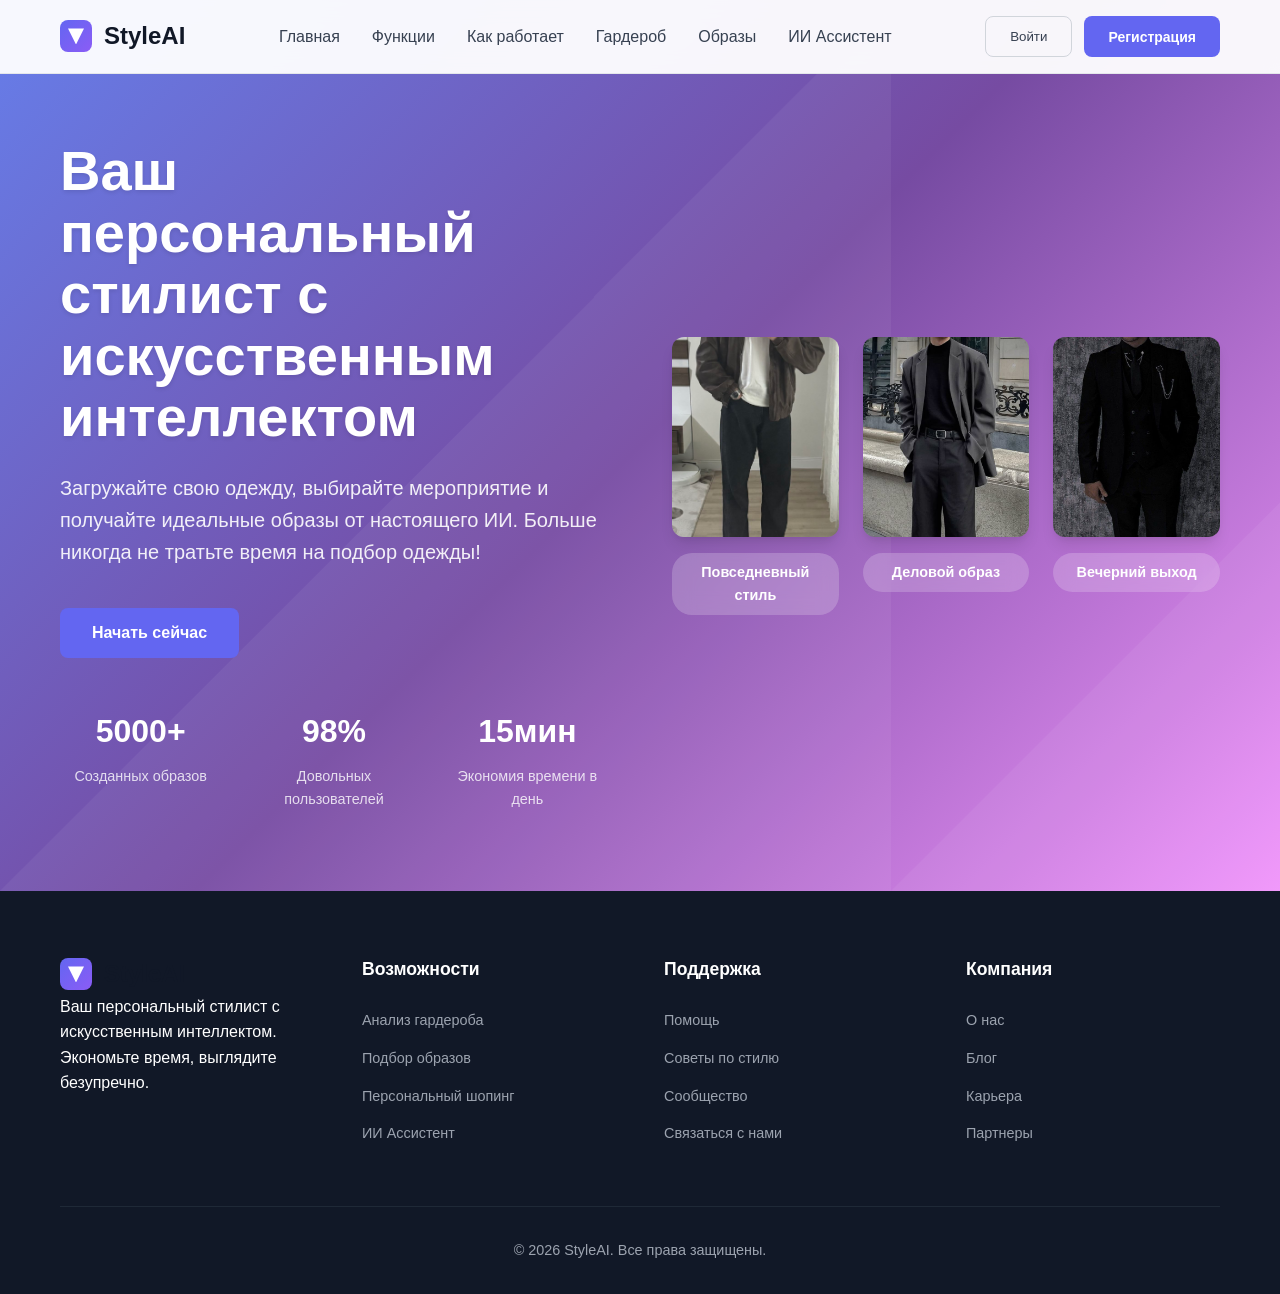
<file: index.html>
<!-- index.html -->
<!DOCTYPE html>
<html lang="ru">
<head>
    <meta charset="UTF-8">
    <meta name="viewport" content="width=device-width, initial-scale=1.0">
    <title>StyleAI - Главная</title>
    <link rel="stylesheet" href="css/style.css">
    <link rel="stylesheet" href="css/components.css">
</head>
<body>
    <!-- Шапка -->
    <header class="header">
        <div class="container">
            <div class="header-content">
                <div class="logo">
                    <div class="logo-icon"></div>
                    <span>StyleAI</span>
                </div>
                <nav class="nav">
                    <ul>
                        <li><a href="index.html">Главная</a></li>
                        <li><a href="features.html">Функции</a></li>
                        <li><a href="how-it-works.html">Как работает</a></li>
                        <li><a href="wardrobe.html">Гардероб</a></li>
                        <li><a href="outfits.html">Образы</a></li>
                        <li><a href="assistant.html">ИИ Ассистент</a></li>
                    </ul>
                </nav>
                <div class="auth-buttons">
                    <button class="btn-secondary" id="loginBtn">Войти</button>
                    <button class="btn-primary" id="registerBtn">Регистрация</button>
                </div>
            </div>
        </div>
    </header>

    <!-- Герой секция -->
    <section class="hero">
        <div class="container">
            <div class="hero-content">
                <h1 class="hero-title">Ваш персональный стилист с искусственным интеллектом</h1>
                <p class="hero-description">Загружайте свою одежду, выбирайте мероприятие и получайте идеальные образы от настоящего ИИ. Больше никогда не тратьте время на подбор одежды!</p>
                <div class="hero-actions">
                    <button class="btn-primary large" id="startBtn">Начать сейчас</button>
                </div>
                <div class="hero-stats">
                    <div class="stat">
                        <div class="stat-number">5000+</div>
                        <div class="stat-label">Созданных образов</div>
                    </div>
                    <div class="stat">
                        <div class="stat-number">98%</div>
                        <div class="stat-label">Довольных пользователей</div>
                    </div>
                    <div class="stat">
                        <div class="stat-number">15мин</div>
                        <div class="stat-label">Экономия времени в день</div>
                    </div>
                </div>
            </div>
            <div class="hero-visual">
                <div class="style-showcase">
                    <div class="showcase-item">
                        <div class="item-image" style="background-image: url('images/povsednevniy.jpg')"></div>
                        <div class="item-label">Повседневный стиль</div>
                    </div>
                    <div class="showcase-item">
                        <div class="item-image" style="background-image: url('images/delovoy.jpg')"></div>
                        <div class="item-label">Деловой образ</div>
                    </div>
                    <div class="showcase-item">
                        <div class="item-image" style="background-image: url('images/vecherniy.jpg')"></div>
                        <div class="item-label">Вечерний выход</div>
                    </div>
                </div>
            </div>
        </div>
    </section>

    <!-- Подвал -->
    <footer class="footer">
        <div class="container">
            <div class="footer-content">
                <div class="footer-section">
                    <div class="logo">
                        <div class="logo-icon"></div>
                        <span>StyleAI</span>
                    </div>
                    <p>Ваш персональный стилист с искусственным интеллектом. Экономьте время, выглядите безупречно.</p>
                </div>
                <div class="footer-section">
                    <h4>Возможности</h4>
                    <ul>
                        <li><a href="features.html">Анализ гардероба</a></li>
                        <li><a href="outfits.html">Подбор образов</a></li>
                        <li><a href="wardrobe.html">Персональный шопинг</a></li>
                        <li><a href="assistant.html">ИИ Ассистент</a></li>
                    </ul>
                </div>
                <div class="footer-section">
                    <h4>Поддержка</h4>
                    <ul>
                        <li><a href="how-it-works.html">Помощь</a></li>
                        <li><a href="#">Советы по стилю</a></li>
                        <li><a href="#">Сообщество</a></li>
                        <li><a href="#">Связаться с нами</a></li>
                    </ul>
                </div>
                <div class="footer-section">
                    <h4>Компания</h4>
                    <ul>
                        <li><a href="#">О нас</a></li>
                        <li><a href="#">Блог</a></li>
                        <li><a href="#">Карьера</a></li>
                        <li><a href="#">Партнеры</a></li>
                    </ul>
                </div>
            </div>
            <div class="footer-bottom">
                <p>&copy; 2026 StyleAI. Все права защищены.</p>
            </div>
        </div>
    </footer>

    <!-- Модальное окно для авторизации -->
    <div class="modal" id="authModal">
        <div class="modal-content">
            <span class="close-modal">&times;</span>
            <div id="authForm">
                <!-- Форма будет генерироваться здесь -->
            </div>
        </div>
    </div>

    <script src="js/app.js"></script>
</body>
</html>
</file>
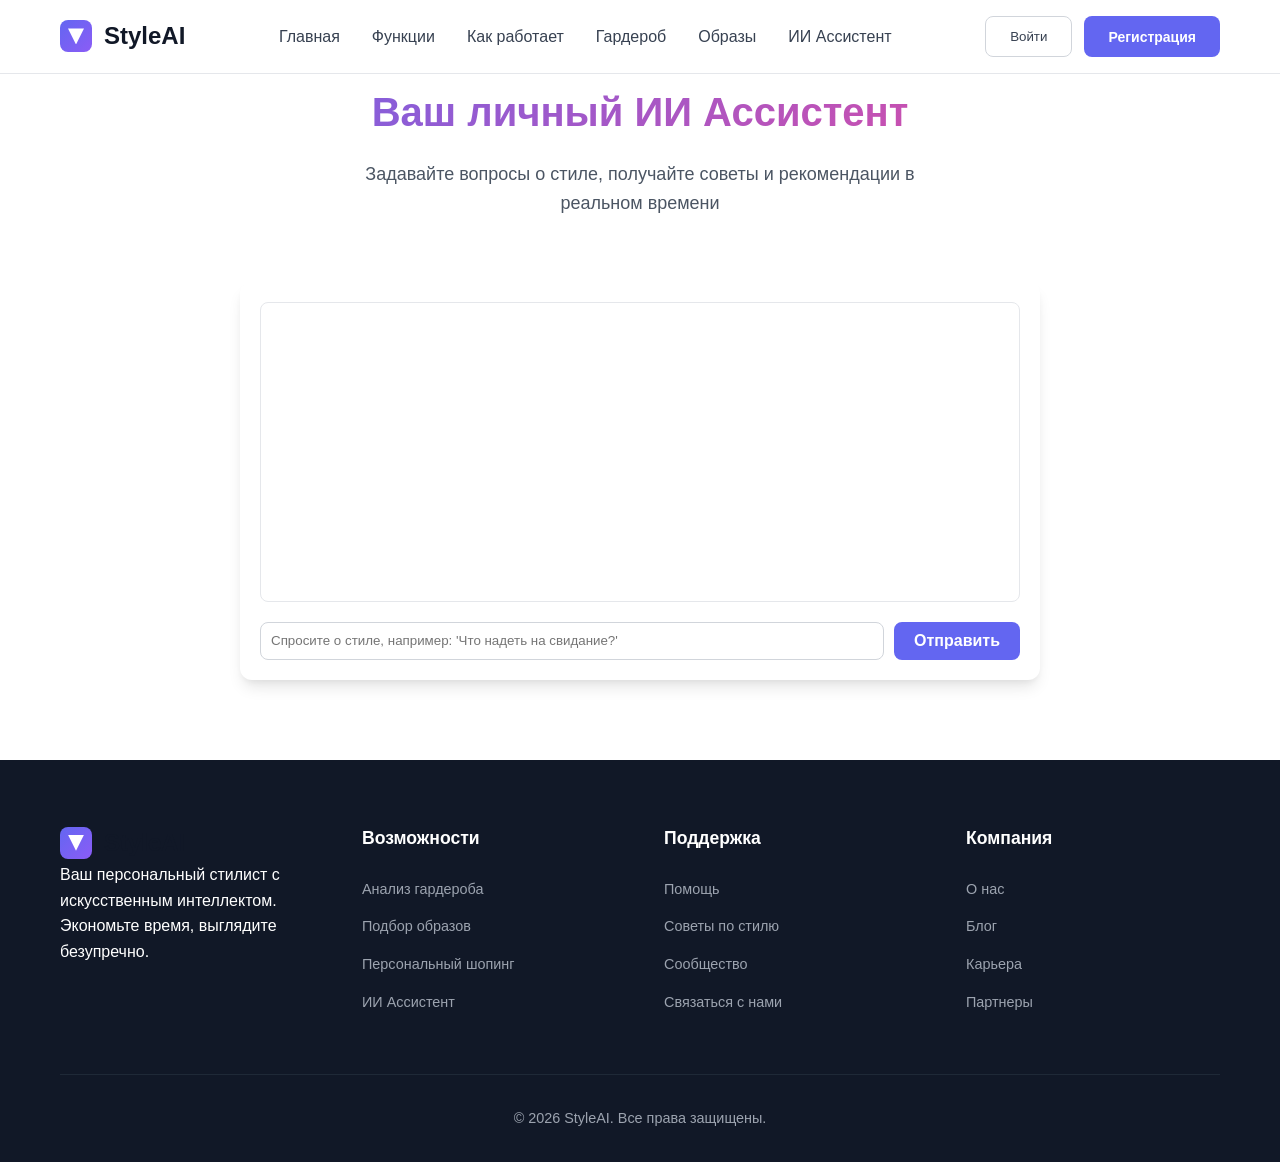
<file: assistant.html>
<!-- assistant.html -->
<!DOCTYPE html>
<html lang="ru">
<head>
    <meta charset="UTF-8">
    <meta name="viewport" content="width=device-width, initial-scale=1.0">
    <title>StyleAI - ИИ Ассистент</title>
    <link rel="stylesheet" href="css/style.css">
    <link rel="stylesheet" href="css/components.css">
</head>
<body>
    <!-- Шапка -->
    <header class="header">
        <div class="container">
            <div class="header-content">
                <div class="logo">
                    <div class="logo-icon"></div>
                    <span>StyleAI</span>
                </div>
                <nav class="nav">
                    <ul>
                        <li><a href="index.html">Главная</a></li>
                        <li><a href="features.html">Функции</a></li>
                        <li><a href="how-it-works.html">Как работает</a></li>
                        <li><a href="wardrobe.html">Гардероб</a></li>
                        <li><a href="outfits.html">Образы</a></li>
                        <li><a href="assistant.html">ИИ Ассистент</a></li>
                    </ul>
                </nav>
                <div class="auth-buttons">
                    <button class="btn-secondary" id="loginBtn">Войти</button>
                    <button class="btn-primary" id="registerBtn">Регистрация</button>
                </div>
            </div>
        </div>
    </header>

    <!-- ИИ Ассистент -->
    <section class="ai-assistant" id="ai-assistant">
        <div class="container">
            <div class="section-title">
                <h2>Ваш личный ИИ Ассистент</h2>
                <p>Задавайте вопросы о стиле, получайте советы и рекомендации в реальном времени</p>
            </div>
            <div class="chat-container">
                <div class="chat-messages" id="chatMessages"></div>
                <div class="chat-input">
                    <input type="text" id="chatInput" placeholder="Спросите о стиле, например: 'Что надеть на свидание?'">
                    <button class="btn-primary" id="sendMessageBtn">Отправить</button>
                </div>
            </div>
        </div>
    </section>

    <!-- Подвал -->
    <footer class="footer">
        <div class="container">
            <div class="footer-content">
                <div class="footer-section">
                    <div class="logo">
                        <div class="logo-icon"></div>
                        <span>StyleAI</span>
                    </div>
                    <p>Ваш персональный стилист с искусственным интеллектом. Экономьте время, выглядите безупречно.</p>
                </div>
                <div class="footer-section">
                    <h4>Возможности</h4>
                    <ul>
                        <li><a href="features.html">Анализ гардероба</a></li>
                        <li><a href="outfits.html">Подбор образов</a></li>
                        <li><a href="wardrobe.html">Персональный шопинг</a></li>
                        <li><a href="assistant.html">ИИ Ассистент</a></li>
                    </ul>
                </div>
                <div class="footer-section">
                    <h4>Поддержка</h4>
                    <ul>
                        <li><a href="how-it-works.html">Помощь</a></li>
                        <li><a href="#">Советы по стилю</a></li>
                        <li><a href="#">Сообщество</a></li>
                        <li><a href="#">Связаться с нами</a></li>
                    </ul>
                </div>
                <div class="footer-section">
                    <h4>Компания</h4>
                    <ul>
                        <li><a href="#">О нас</a></li>
                        <li><a href="#">Блог</a></li>
                        <li><a href="#">Карьера</a></li>
                        <li><a href="#">Партнеры</a></li>
                    </ul>
                </div>
            </div>
            <div class="footer-bottom">
                <p>&copy; 2026 StyleAI. Все права защищены.</p>
            </div>
        </div>
    </footer>

    <!-- Модальное окно для авторизации -->
    <div class="modal" id="authModal">
        <div class="modal-content">
            <span class="close-modal">&times;</span>
            <div id="authForm">
                <!-- Форма будет генерироваться здесь -->
            </div>
        </div>
    </div>

    <script src="js/app.js"></script>
</body>
</html>
</file>
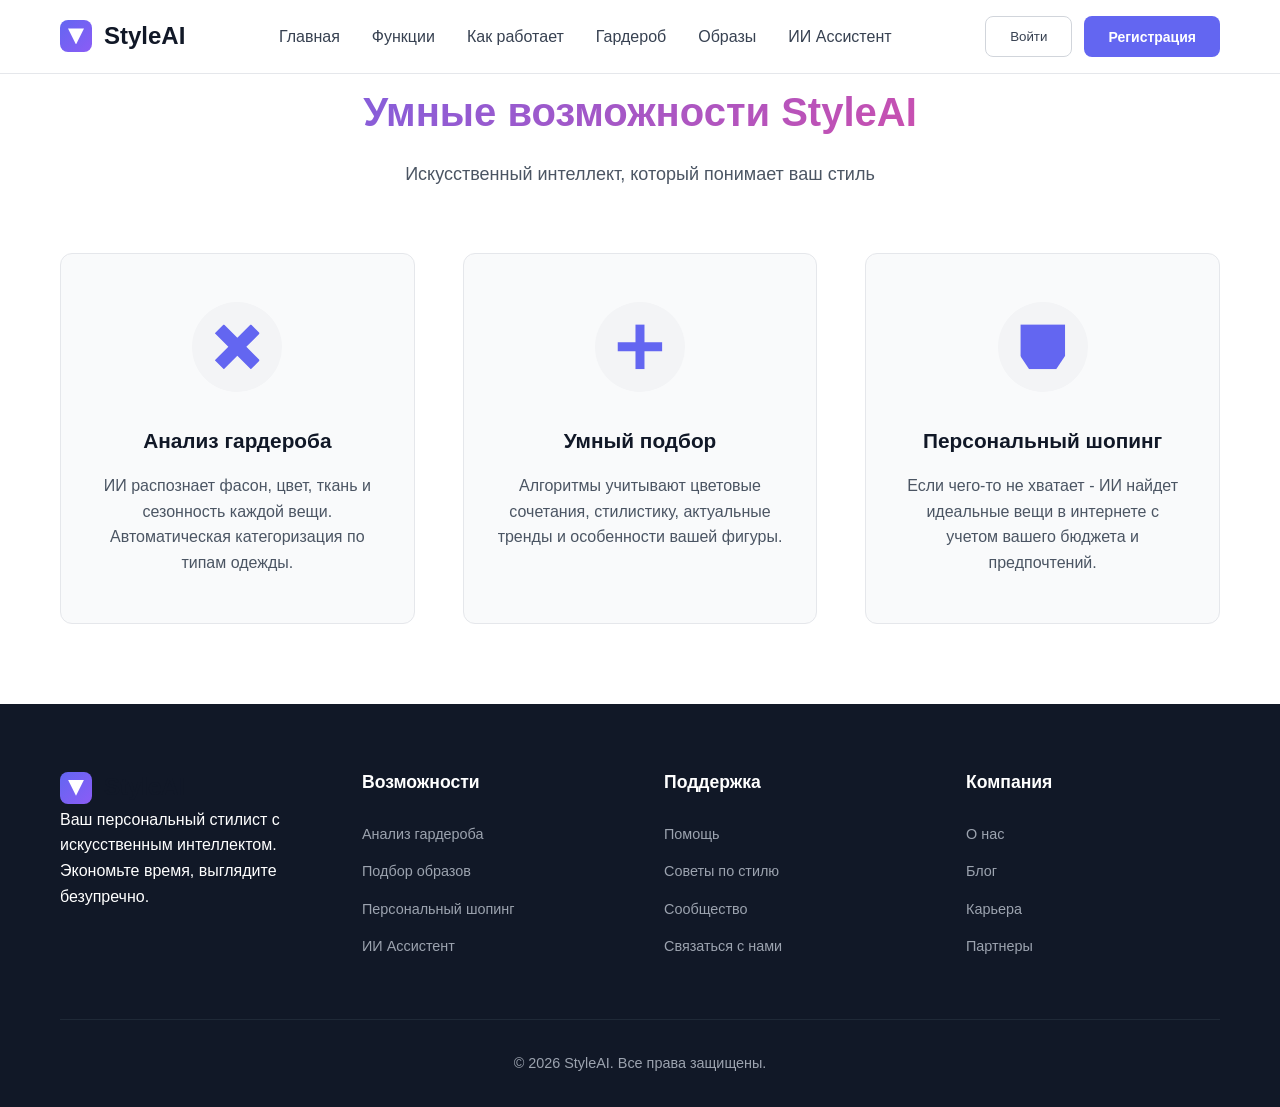
<file: features.html>
<!-- features.html -->
<!DOCTYPE html>
<html lang="ru">
<head>
    <meta charset="UTF-8">
    <meta name="viewport" content="width=device-width, initial-scale=1.0">
    <title>StyleAI - Функции</title>
    <link rel="stylesheet" href="css/style.css">
    <link rel="stylesheet" href="css/components.css">
</head>
<body>
    <!-- Шапка -->
    <header class="header">
        <div class="container">
            <div class="header-content">
                <div class="logo">
                    <div class="logo-icon"></div>
                    <span>StyleAI</span>
                </div>
                <nav class="nav">
                    <ul>
                        <li><a href="index.html">Главная</a></li>
                        <li><a href="features.html">Функции</a></li>
                        <li><a href="how-it-works.html">Как работает</a></li>
                        <li><a href="wardrobe.html">Гардероб</a></li>
                        <li><a href="outfits.html">Образы</a></li>
                        <li><a href="assistant.html">ИИ Ассистент</a></li>
                    </ul>
                </nav>
                <div class="auth-buttons">
                    <button class="btn-secondary" id="loginBtn">Войти</button>
                    <button class="btn-primary" id="registerBtn">Регистрация</button>
                </div>
            </div>
        </div>
    </header>

    <!-- Функции -->
    <section class="features" id="features">
        <div class="container">
            <div class="section-title">
                <h2>Умные возможности StyleAI</h2>
                <p>Искусственный интеллект, который понимает ваш стиль</p>
            </div>
            <div class="features-grid">
                <div class="feature-card">
                    <div class="feature-icon analysis"></div>
                    <h3>Анализ гардероба</h3>
                    <p>ИИ распознает фасон, цвет, ткань и сезонность каждой вещи. Автоматическая категоризация по типам одежды.</p>
                </div>
                <div class="feature-card">
                    <div class="feature-icon matching"></div>
                    <h3>Умный подбор</h3>
                    <p>Алгоритмы учитывают цветовые сочетания, стилистику, актуальные тренды и особенности вашей фигуры.</p>
                </div>
                <div class="feature-card">
                    <div class="feature-icon shopping"></div>
                    <h3>Персональный шопинг</h3>
                    <p>Если чего-то не хватает - ИИ найдет идеальные вещи в интернете с учетом вашего бюджета и предпочтений.</p>
                </div>
            </div>
        </div>
    </section>

    <!-- Подвал -->
    <footer class="footer">
        <div class="container">
            <div class="footer-content">
                <div class="footer-section">
                    <div class="logo">
                        <div class="logo-icon"></div>
                        <span>StyleAI</span>
                    </div>
                    <p>Ваш персональный стилист с искусственным интеллектом. Экономьте время, выглядите безупречно.</p>
                </div>
                <div class="footer-section">
                    <h4>Возможности</h4>
                    <ul>
                        <li><a href="features.html">Анализ гардероба</a></li>
                        <li><a href="outfits.html">Подбор образов</a></li>
                        <li><a href="wardrobe.html">Персональный шопинг</a></li>
                        <li><a href="assistant.html">ИИ Ассистент</a></li>
                    </ul>
                </div>
                <div class="footer-section">
                    <h4>Поддержка</h4>
                    <ul>
                        <li><a href="how-it-works.html">Помощь</a></li>
                        <li><a href="#">Советы по стилю</a></li>
                        <li><a href="#">Сообщество</a></li>
                        <li><a href="#">Связаться с нами</a></li>
                    </ul>
                </div>
                <div class="footer-section">
                    <h4>Компания</h4>
                    <ul>
                        <li><a href="#">О нас</a></li>
                        <li><a href="#">Блог</a></li>
                        <li><a href="#">Карьера</a></li>
                        <li><a href="#">Партнеры</a></li>
                    </ul>
                </div>
            </div>
            <div class="footer-bottom">
                <p>&copy; 2026 StyleAI. Все права защищены.</p>
            </div>
        </div>
    </footer>

    <!-- Модальное окно для авторизации -->
    <div class="modal" id="authModal">
        <div class="modal-content">
            <span class="close-modal">&times;</span>
            <div id="authForm">
                <!-- Форма будет генерироваться здесь -->
            </div>
        </div>
    </div>

    <script src="js/app.js"></script>
</body>
</html>
</file>
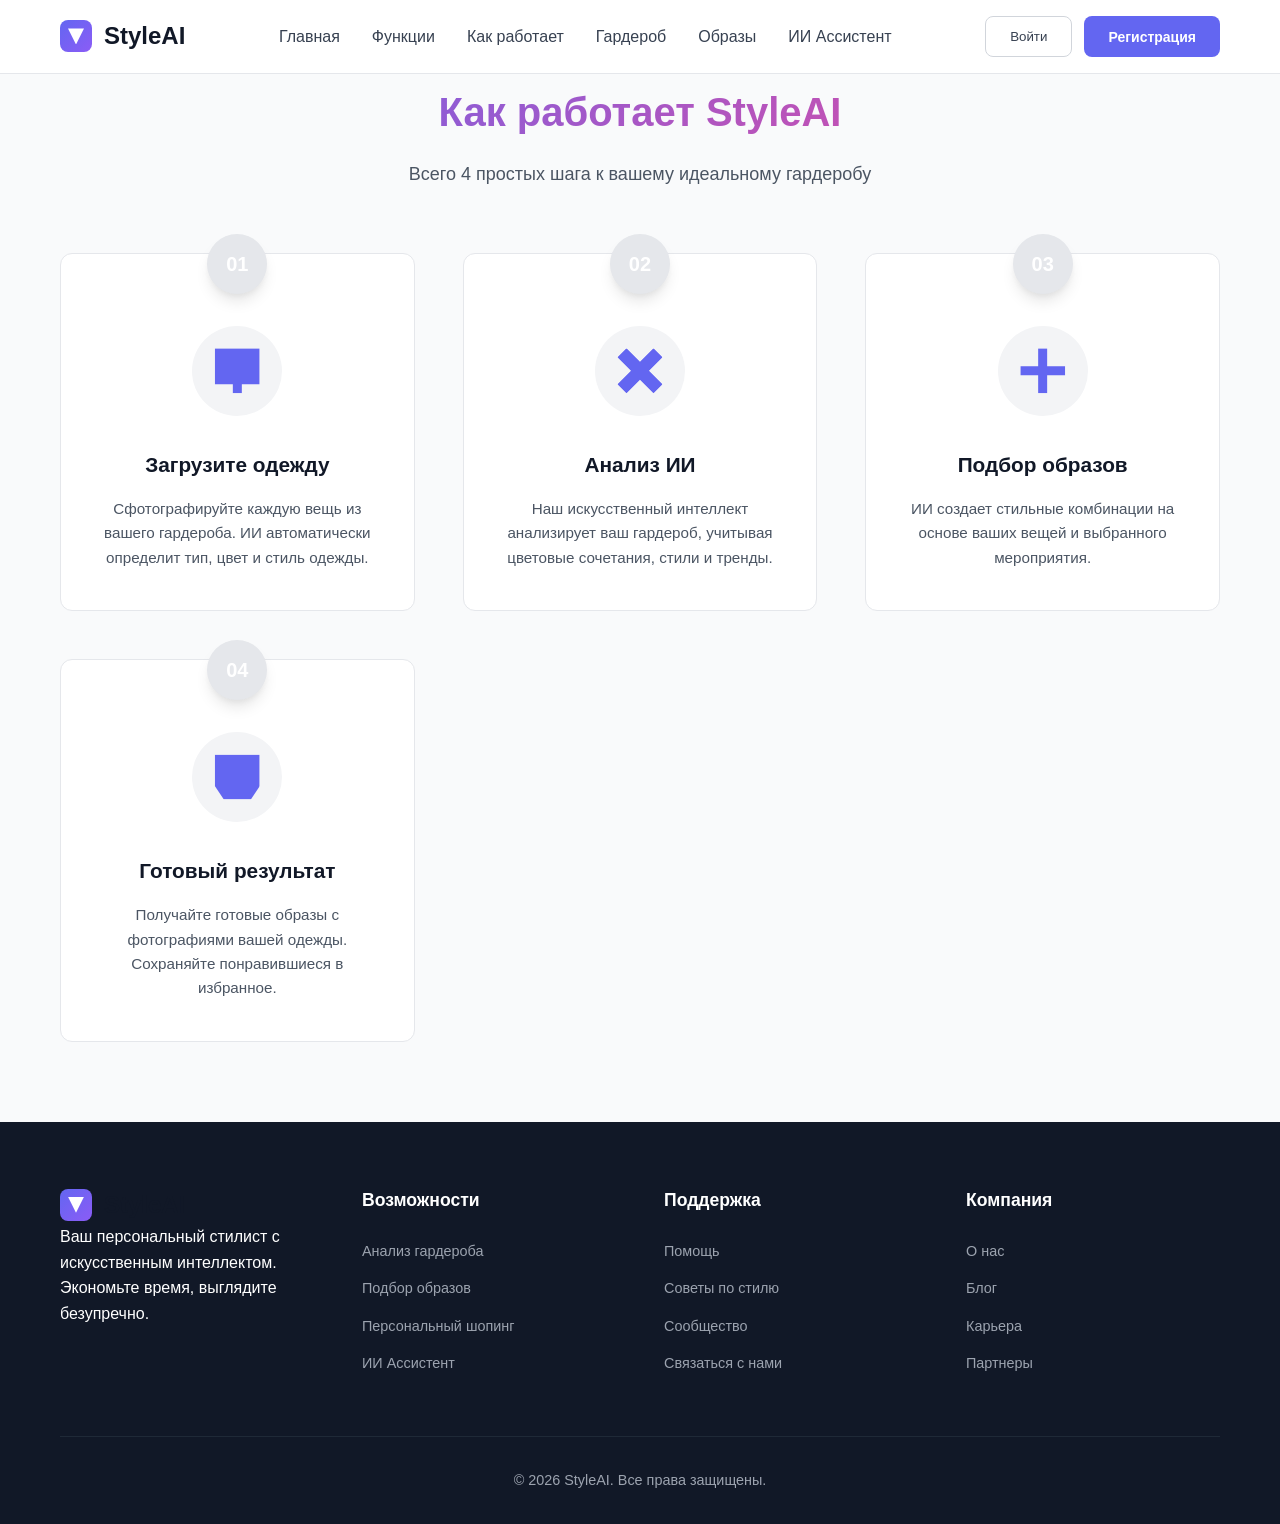
<file: how-it-works.html>
<!-- how-it-works.html -->
<!DOCTYPE html>
<html lang="ru">
<head>
    <meta charset="UTF-8">
    <meta name="viewport" content="width=device-width, initial-scale=1.0">
    <title>StyleAI - Как работает</title>
    <link rel="stylesheet" href="css/style.css">
    <link rel="stylesheet" href="css/components.css">
</head>
<body>
    <!-- Шапка -->
    <header class="header">
        <div class="container">
            <div class="header-content">
                <div class="logo">
                    <div class="logo-icon"></div>
                    <span>StyleAI</span>
                </div>
                <nav class="nav">
                    <ul>
                        <li><a href="index.html">Главная</a></li>
                        <li><a href="features.html">Функции</a></li>
                        <li><a href="how-it-works.html">Как работает</a></li>
                        <li><a href="wardrobe.html">Гардероб</a></li>
                        <li><a href="outfits.html">Образы</a></li>
                        <li><a href="assistant.html">ИИ Ассистент</a></li>
                    </ul>
                </nav>
                <div class="auth-buttons">
                    <button class="btn-secondary" id="loginBtn">Войти</button>
                    <button class="btn-primary" id="registerBtn">Регистрация</button>
                </div>
            </div>
        </div>
    </header>

    <!-- Как это работает -->
    <section class="how-it-works" id="how-it-works">
        <div class="container">
            <div class="section-title">
                <h2>Как работает StyleAI</h2>
                <p>Всего 4 простых шага к вашему идеальному гардеробу</p>
            </div>
            <div class="steps-grid">
                <div class="step-card">
                    <div class="step-number">01</div>
                    <div class="step-icon upload"></div>
                    <h3>Загрузите одежду</h3>
                    <p>Сфотографируйте каждую вещь из вашего гардероба. ИИ автоматически определит тип, цвет и стиль одежды.</p>
                </div>
                <div class="step-card">
                    <div class="step-number">02</div>
                    <div class="step-icon analyze"></div>
                    <h3>Анализ ИИ</h3>
                    <p>Наш искусственный интеллект анализирует ваш гардероб, учитывая цветовые сочетания, стили и тренды.</p>
                </div>
                <div class="step-card">
                    <div class="step-number">03</div>
                    <div class="step-icon combine"></div>
                    <h3>Подбор образов</h3>
                    <p>ИИ создает стильные комбинации на основе ваших вещей и выбранного мероприятия.</p>
                </div>
                <div class="step-card">
                    <div class="step-number">04</div>
                    <div class="step-icon result"></div>
                    <h3>Готовый результат</h3>
                    <p>Получайте готовые образы с фотографиями вашей одежды. Сохраняйте понравившиеся в избранное.</p>
                </div>
            </div>
        </div>
    </section>

    <!-- Подвал -->
    <footer class="footer">
        <div class="container">
            <div class="footer-content">
                <div class="footer-section">
                    <div class="logo">
                        <div class="logo-icon"></div>
                        <span>StyleAI</span>
                    </div>
                    <p>Ваш персональный стилист с искусственным интеллектом. Экономьте время, выглядите безупречно.</p>
                </div>
                <div class="footer-section">
                    <h4>Возможности</h4>
                    <ul>
                        <li><a href="features.html">Анализ гардероба</a></li>
                        <li><a href="outfits.html">Подбор образов</a></li>
                        <li><a href="wardrobe.html">Персональный шопинг</a></li>
                        <li><a href="assistant.html">ИИ Ассистент</a></li>
                    </ul>
                </div>
                <div class="footer-section">
                    <h4>Поддержка</h4>
                    <ul>
                        <li><a href="how-it-works.html">Помощь</a></li>
                        <li><a href="#">Советы по стилю</a></li>
                        <li><a href="#">Сообщество</a></li>
                        <li><a href="#">Связаться с нами</a></li>
                    </ul>
                </div>
                <div class="footer-section">
                    <h4>Компания</h4>
                    <ul>
                        <li><a href="#">О нас</a></li>
                        <li><a href="#">Блог</a></li>
                        <li><a href="#">Карьера</a></li>
                        <li><a href="#">Партнеры</a></li>
                    </ul>
                </div>
            </div>
            <div class="footer-bottom">
                <p>&copy; 2026 StyleAI. Все права защищены.</p>
            </div>
        </div>
    </footer>

    <!-- Модальное окно для авторизации -->
    <div class="modal" id="authModal">
        <div class="modal-content">
            <span class="close-modal">&times;</span>
            <div id="authForm">
                <!-- Форма будет генерироваться здесь -->
            </div>
        </div>
    </div>

    <script src="js/app.js"></script>
</body>
</html>
</file>
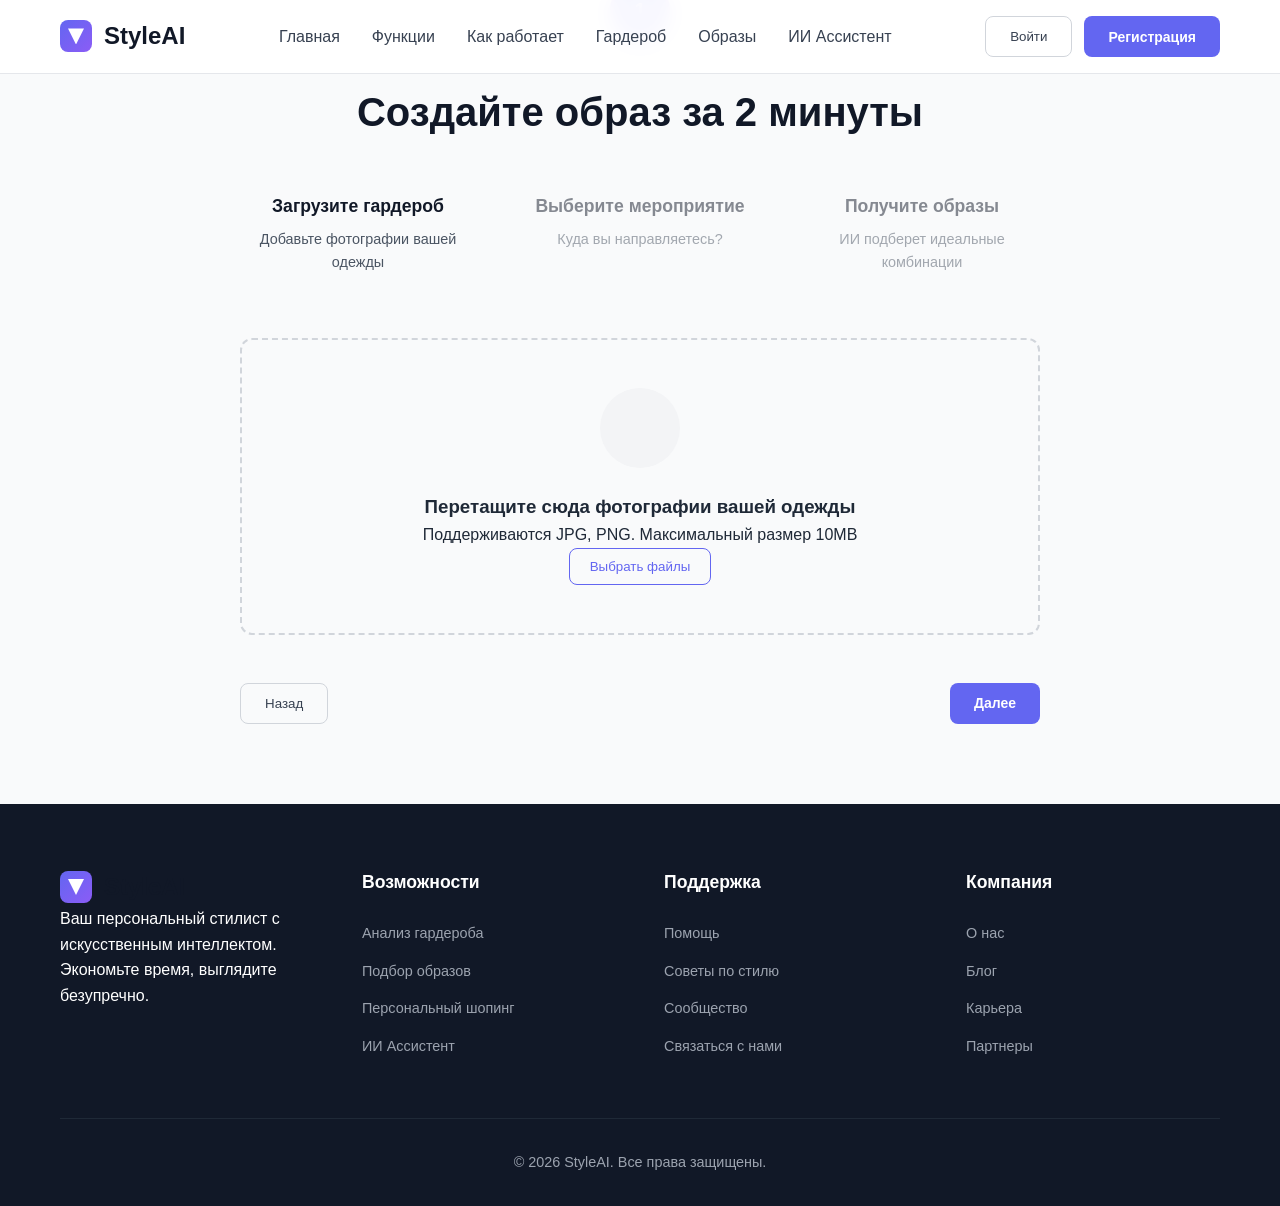
<file: outfits.html>
<!-- outfits.html -->
<!DOCTYPE html>
<html lang="ru">
<head>
    <meta charset="UTF-8">
    <meta name="viewport" content="width=device-width, initial-scale=1.0">
    <title>StyleAI - Образы</title>
    <link rel="stylesheet" href="css/style.css">
    <link rel="stylesheet" href="css/components.css">
</head>
<body>
    <!-- Шапка -->
    <header class="header">
        <div class="container">
            <div class="header-content">
                <div class="logo">
                    <div class="logo-icon"></div>
                    <span>StyleAI</span>
                </div>
                <nav class="nav">
                    <ul>
                        <li><a href="index.html">Главная</a></li>
                        <li><a href="features.html">Функции</a></li>
                        <li><a href="how-it-works.html">Как работает</a></li>
                        <li><a href="wardrobe.html">Гардероб</a></li>
                        <li><a href="outfits.html">Образы</a></li>
                        <li><a href="assistant.html">ИИ Ассистент</a></li>
                    </ul>
                </nav>
                <div class="auth-buttons">
                    <button class="btn-secondary" id="loginBtn">Войти</button>
                    <button class="btn-primary" id="registerBtn">Регистрация</button>
                </div>
            </div>
        </div>
    </header>

    <!-- Быстрый подбор -->
    <section class="quick-setup" id="quickSetup">
        <div class="container">
            <h2 class="section-title">Создайте образ за 2 минуты</h2>
            <div class="setup-steps">
                <div class="step active" data-step="1">
                    <div class="step-number">1</div>
                    <h3>Загрузите гардероб</h3>
                    <p>Добавьте фотографии вашей одежды</p>
                </div>
                <div class="step" data-step="2">
                    <div class="step-number">2</div>
                    <h3>Выберите мероприятие</h3>
                    <p>Куда вы направляетесь?</p>
                </div>
                <div class="step" data-step="3">
                    <div class="step-number">3</div>
                    <h3>Получите образы</h3>
                    <p>ИИ подберет идеальные комбинации</p>
                </div>
            </div>

            <!-- Шаг 1: Загрузка гардероба -->
            <div class="setup-content active" id="step1-content">
                <div class="upload-section">
                    <div class="upload-area" id="uploadArea">
                        <div class="upload-icon">
                            <div class="upload-cloud"></div>
                        </div>
                        <h3>Перетащите сюда фотографии вашей одежды</h3>
                        <p>Поддерживаются JPG, PNG. Максимальный размер 10MB</p>
                        <button class="btn-outline" id="selectFilesBtn">Выбрать файлы</button>
                        <input type="file" id="fileInput" multiple accept="image/*" style="display: none;">
                    </div>
                    
                    <div class="uploaded-preview" id="uploadedPreview" style="display: none;">
                        <h4>Загруженные вещи:</h4>
                        <div class="preview-grid" id="previewGrid"></div>
                    </div>
                    
                    <div class="upload-progress" id="uploadProgress" style="display: none;">
                        <div class="progress-bar">
                            <div class="progress-fill"></div>
                        </div>
                        <p>Обработка изображений ИИ...</p>
                    </div>
                </div>
            </div>

            <!-- Шаг 2: Выбор мероприятия -->
            <div class="setup-content" id="step2-content">
                <div class="occasion-selection">
                    <h3>Куда вы направляетесь?</h3>
                    <div class="occasion-grid">
                        <div class="occasion-card" data-occasion="office">
                            <div class="occasion-icon business"></div>
                            <h4>Офис / Работа</h4>
                            <p>Деловой стиль для рабочей атмосферы</p>
                        </div>
                        <div class="occasion-card" data-occasion="casual">
                            <div class="occasion-icon casual"></div>
                            <h4>Повседневно</h4>
                            <p>Удобные образы для everyday носки</p>
                        </div>
                        <div class="occasion-card" data-occasion="date">
                            <div class="occasion-icon date"></div>
                            <h4>Свидание</h4>
                            <p>Романтичные и привлекательные образы</p>
                        </div>
                        <div class="occasion-card" data-occasion="event">
                            <div class="occasion-icon event"></div>
                            <h4>Мероприятие</h4>
                            <p>Торжественные и элегантные наряды</p>
                        </div>
                        <div class="occasion-card" data-occasion="sport">
                            <div class="occasion-icon sport"></div>
                            <h4>Спорт / Активный отдых</h4>
                            <p>Комфортная и функциональная одежда</p>
                        </div>
                        <div class="occasion-card" data-occasion="travel">
                            <div class="occasion-icon travel"></div>
                            <h4>Путешествие</h4>
                            <p>Универсальные образы для поездок</p>
                        </div>
                    </div>
                </div>
            </div>

            <!-- Шаг 3: Результаты -->
            <div class="setup-content" id="step3-content">
                <div class="results-section">
                    <h3>ИИ подобрал для вас образы</h3>
                    <div class="outfit-controls">
                        <button class="btn-outline" id="regenerateBtn">Сгенерировать другие образы</button>
                        <button class="btn-outline" id="findAlternativesBtn">Найти альтернативы в магазинах</button>
                    </div>
                    <div class="outfits-grid" id="outfitsGrid">
                        <!-- Образы будут генерироваться здесь -->
                    </div>
                    <div class="ai-suggestions" id="aiSuggestions" style="display: none;">
                        <h4>Рекомендуем дополнить гардероб</h4>
                        <div class="suggestions-grid" id="suggestionsGrid">
                            <!-- Предложения будут добавляться здесь -->
                        </div>
                    </div>
                </div>
            </div>

            <div class="setup-navigation">
                <button class="btn-secondary" id="prevBtn" disabled>Назад</button>
                <button class="btn-primary" id="nextBtn">Далее</button>
            </div>
        </div>
    </section>

    <!-- Подвал -->
    <footer class="footer">
        <div class="container">
            <div class="footer-content">
                <div class="footer-section">
                    <div class="logo">
                        <div class="logo-icon"></div>
                        <span>StyleAI</span>
                    </div>
                    <p>Ваш персональный стилист с искусственным интеллектом. Экономьте время, выглядите безупречно.</p>
                </div>
                <div class="footer-section">
                    <h4>Возможности</h4>
                    <ul>
                        <li><a href="features.html">Анализ гардероба</a></li>
                        <li><a href="outfits.html">Подбор образов</a></li>
                        <li><a href="wardrobe.html">Персональный шопинг</a></li>
                        <li><a href="assistant.html">ИИ Ассистент</a></li>
                    </ul>
                </div>
                <div class="footer-section">
                    <h4>Поддержка</h4>
                    <ul>
                        <li><a href="how-it-works.html">Помощь</a></li>
                        <li><a href="#">Советы по стилю</a></li>
                        <li><a href="#">Сообщество</a></li>
                        <li><a href="#">Связаться с нами</a></li>
                    </ul>
                </div>
                <div class="footer-section">
                    <h4>Компания</h4>
                    <ul>
                        <li><a href="#">О нас</a></li>
                        <li><a href="#">Блог</a></li>
                        <li><a href="#">Карьера</a></li>
                        <li><a href="#">Партнеры</a></li>
                    </ul>
                </div>
            </div>
            <div class="footer-bottom">
                <p>&copy; 2026 StyleAI. Все права защищены.</p>
            </div>
        </div>
    </footer>

    <!-- Модальное окно -->
    <div class="modal" id="outfitModal">
        <div class="modal-content">
            <span class="close-modal">&times;</span>
            <div class="modal-outfit-view" id="modalOutfitView">
                <!-- Контент модального окна -->
            </div>
        </div>
    </div>

    <!-- Модальное окно для авторизации -->
    <div class="modal" id="authModal">
        <div class="modal-content">
            <span class="close-modal">&times;</span>
            <div id="authForm">
                <!-- Форма будет генерироваться здесь -->
            </div>
        </div>
    </div>

    <script src="js/upload.js"></script>
    <script src="js/app.js"></script>
</body>
</html>
</file>
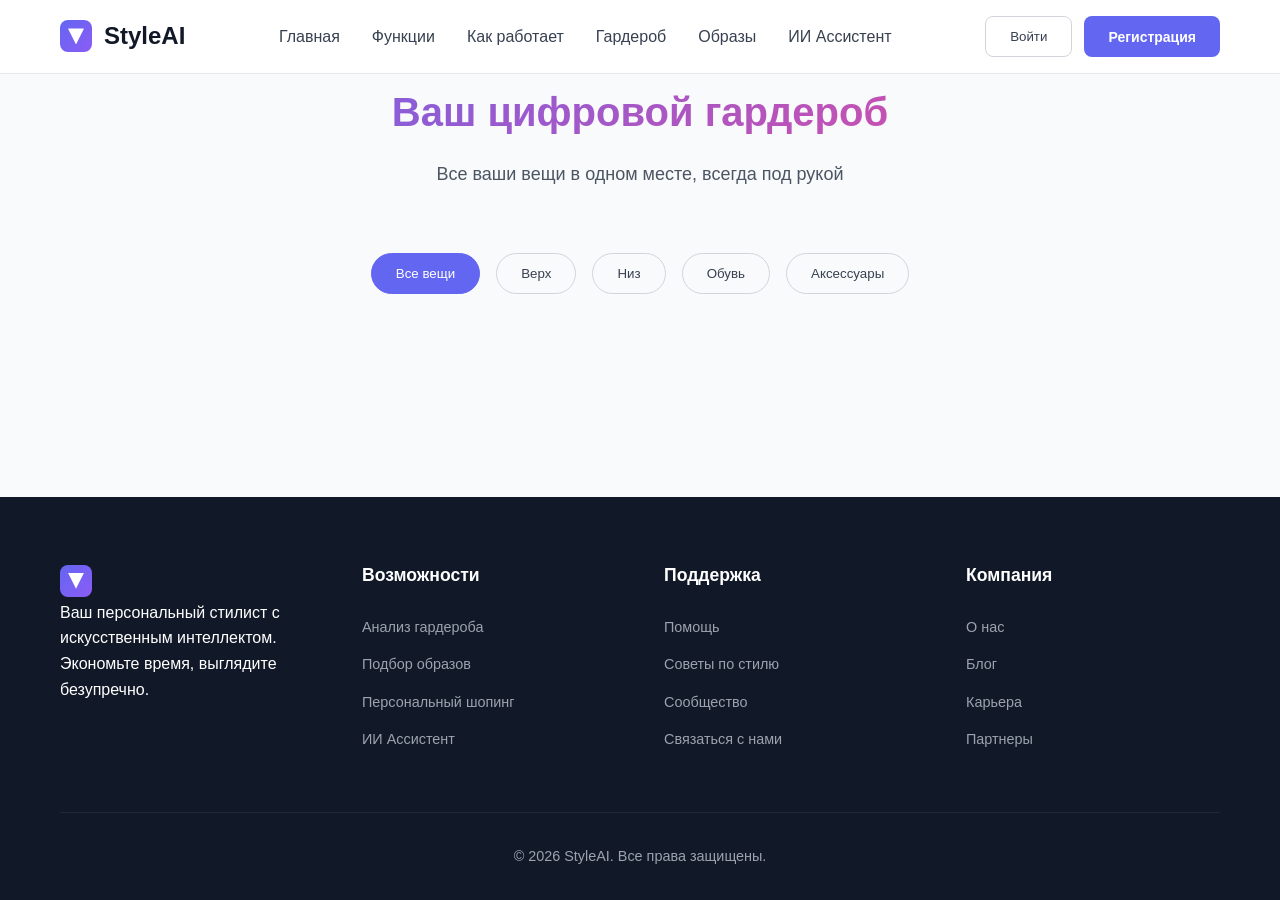
<file: wardrobe.html>
<!-- wardrobe.html -->
<!DOCTYPE html>
<html lang="ru">
<head>
    <meta charset="UTF-8">
    <meta name="viewport" content="width=device-width, initial-scale=1.0">
    <title>StyleAI - Гардероб</title>
    <link rel="stylesheet" href="css/style.css">
    <link rel="stylesheet" href="css/components.css">
</head>
<body>
    <!-- Шапка -->
    <header class="header">
        <div class="container">
            <div class="header-content">
                <div class="logo">
                    <div class="logo-icon"></div>
                    <span>StyleAI</span>
                </div>
                <nav class="nav">
                    <ul>
                        <li><a href="index.html">Главная</a></li>
                        <li><a href="features.html">Функции</a></li>
                        <li><a href="how-it-works.html">Как работает</a></li>
                        <li><a href="wardrobe.html">Гардероб</a></li>
                        <li><a href="outfits.html">Образы</a></li>
                        <li><a href="assistant.html">ИИ Ассистент</a></li>
                    </ul>
                </nav>
                <div class="auth-buttons">
                    <button class="btn-secondary" id="loginBtn">Войти</button>
                    <button class="btn-primary" id="registerBtn">Регистрация</button>
                </div>
            </div>
        </div>
    </header>

    <!-- Гардероб -->
    <section class="wardrobe" id="wardrobe">
        <div class="container">
            <div class="section-title">
                <h2>Ваш цифровой гардероб</h2>
                <p>Все ваши вещи в одном месте, всегда под рукой</p>
            </div>
            <div class="wardrobe-filters">
                <button class="filter-btn active" data-category="all">Все вещи</button>
                <button class="filter-btn" data-category="tops">Верх</button>
                <button class="filter-btn" data-category="bottoms">Низ</button>
                <button class="filter-btn" data-category="shoes">Обувь</button>
                <button class="filter-btn" data-category="accessories">Аксессуары</button>
            </div>
            <div class="wardrobe-grid" id="wardrobeGrid">
                <!-- Загруженные вещи будут здесь -->
            </div>
        </div>
    </section>

    <!-- Подвал -->
    <footer class="footer">
        <div class="container">
            <div class="footer-content">
                <div class="footer-section">
                    <div class="logo">
                        <div class="logo-icon"></div>
                        <span>StyleAI</span>
                    </div>
                    <p>Ваш персональный стилист с искусственным интеллектом. Экономьте время, выглядите безупречно.</p>
                </div>
                <div class="footer-section">
                    <h4>Возможности</h4>
                    <ul>
                        <li><a href="features.html">Анализ гардероба</a></li>
                        <li><a href="outfits.html">Подбор образов</a></li>
                        <li><a href="wardrobe.html">Персональный шопинг</a></li>
                        <li><a href="assistant.html">ИИ Ассистент</a></li>
                    </ul>
                </div>
                <div class="footer-section">
                    <h4>Поддержка</h4>
                    <ul>
                        <li><a href="how-it-works.html">Помощь</a></li>
                        <li><a href="#">Советы по стилю</a></li>
                        <li><a href="#">Сообщество</a></li>
                        <li><a href="#">Связаться с нами</a></li>
                    </ul>
                </div>
                <div class="footer-section">
                    <h4>Компания</h4>
                    <ul>
                        <li><a href="#">О нас</a></li>
                        <li><a href="#">Блог</a></li>
                        <li><a href="#">Карьера</a></li>
                        <li><a href="#">Партнеры</a></li>
                    </ul>
                </div>
            </div>
            <div class="footer-bottom">
                <p>&copy; 2026 StyleAI. Все права защищены.</p>
            </div>
        </div>
    </footer>

    <!-- Модальное окно -->
    <div class="modal" id="outfitModal">
        <div class="modal-content">
            <span class="close-modal">&times;</span>
            <div class="modal-outfit-view" id="modalOutfitView">
                <!-- Контент модального окна -->
            </div>
        </div>
    </div>

    <!-- Модальное окно для авторизации -->
    <div class="modal" id="authModal">
        <div class="modal-content">
            <span class="close-modal">&times;</span>
            <div id="authForm">
                <!-- Форма будет генерироваться здесь -->
            </div>
        </div>
    </div>

    <script src="js/app.js"></script>
</body>
</html>
</file>
<file: css/style.css>
/* style.css */
:root {
    --primary: #6366F1;
    --primary-dark: #4F46E5;
    --primary-light: #8B5CF6;
    --secondary: #EC4899;
    --accent: #06B6D4;
    --dark: #1F2937;
    --darker: #111827;
    --light: #F9FAFB;
    --gray-50: #F9FAFB;
    --gray-100: #F3F4F6;
    --gray-200: #E5E7EB;
    --gray-300: #D1D5DB;
    --gray-400: #9CA3AF;
    --gray-500: #6B7280;
    --gray-600: #4B5563;
    --gray-700: #374151;
    --gray-800: #1F2937;
    --gray-900: #111827;
    --success: #10B981;
    --warning: #F59E0B;
    --error: #EF4444;
    
    --shadow-sm: 0 1px 2px 0 rgba(0, 0, 0, 0.05);
    --shadow: 0 4px 6px -1px rgba(0, 0, 0, 0.1), 0 2px 4px -1px rgba(0, 0, 0, 0.06);
    --shadow-md: 0 10px 15px -3px rgba(0, 0, 0, 0.1), 0 4px 6px -2px rgba(0, 0, 0, 0.05);
    --shadow-lg: 0 20px 25px -5px rgba(0, 0, 0, 0.1), 0 10px 10px -5px rgba(0, 0, 0, 0.04);
    
    --radius: 8px;
    --radius-lg: 12px;
    --radius-xl: 16px;
}

* {
    margin: 0;
    padding: 0;
    box-sizing: border-box;
}

body {
    font-family: 'Inter', -apple-system, BlinkMacSystemFont, 'Segoe UI', Roboto, sans-serif;
    line-height: 1.6;
    color: var(--gray-800);
    background: var(--light);
    overflow-x: hidden;
    min-height: 100vh;
    display: flex;
    flex-direction: column;
}

main {
    flex: 1;
}

.footer {
    margin-top: auto;
}

.container {
    max-width: 1200px;
    margin: 0 auto;
    padding: 0 20px;
}

/* Кнопки */
.btn-primary {
    background: var(--primary);
    color: white;
    border: none;
    padding: 12px 24px;
    border-radius: var(--radius);
    font-weight: 600;
    cursor: pointer;
    transition: all 0.3s ease;
    font-size: 14px;
}

.btn-primary:hover {
    background: var(--primary-dark);
    transform: translateY(-1px);
    box-shadow: var(--shadow-md);
}

.btn-primary.large {
    padding: 16px 32px;
    font-size: 16px;
}

.btn-secondary {
    background: transparent;
    color: var(--gray-700);
    border: 1px solid var(--gray-300);
    padding: 12px 24px;
    border-radius: var(--radius);
    font-weight: 500;
    cursor: pointer;
    transition: all 0.3s ease;
}

.btn-secondary:hover {
    background: var(--gray-50);
    border-color: var(--gray-400);
}

.btn-outline {
    background: transparent;
    color: var(--primary);
    border: 1px solid var(--primary);
    padding: 10px 20px;
    border-radius: var(--radius);
    font-weight: 500;
    cursor: pointer;
    transition: all 0.3s ease;
}

.btn-outline:hover {
    background: var(--primary);
    color: white;
}

.btn-outline.small {
    padding: 8px 16px;
    font-size: 0.875rem;
}

.btn-primary.small {
    padding: 8px 16px;
    font-size: 0.875rem;
}

/* Заголовки секций */
.section-title {
    text-align: center;
    margin-bottom: 4rem;
}

.section-title h2 {
    font-size: 2.5rem;
    font-weight: 700;
    color: var(--darker);
    margin-bottom: 1rem;
}

.section-title p {
    font-size: 1.125rem;
    color: var(--gray-600);
    max-width: 600px;
    margin: 0 auto;
}

/* Плавная прокрутка */
html {
    scroll-behavior: smooth;
}

/* Улучшаем визуальную иерархию */
.section-title h2 {
    background: linear-gradient(135deg, var(--primary), var(--primary-light));
    -webkit-background-clip: text;
    -webkit-text-fill-color: transparent;
    background-clip: text;
}

/* Добавьте эти стили в конец файла */

/* Статистика в герое */
.hero-stats {
    display: flex;
    gap: 2rem;
    margin-top: 3rem;
    flex-wrap: wrap;
}

.stat {
    text-align: center;
    flex: 1;
    min-width: 100px;
}

.stat-number {
    font-size: 2rem;
    font-weight: 700;
    color: white;
    margin-bottom: 0.5rem;
}

.stat-label {
    font-size: 0.9rem;
    color: rgba(255, 255, 255, 0.8);
}

/* Улучшенная мобильная оптимизация */
@media (max-width: 480px) {
    .hero-stats {
        gap: 1rem;
        justify-content: center;
    }
    
    .stat {
        min-width: 80px;
    }
    
    .stat-number {
        font-size: 1.5rem;
    }
    
    .stat-label {
        font-size: 0.8rem;
    }
    
    .hero-title {
        font-size: 2rem;
        line-height: 1.2;
    }
    
    .hero-description {
        font-size: 1rem;
    }
    
    .section-title h2 {
        font-size: 2rem;
    }
    
    .setup-steps {
        gap: 1rem;
    }
    
    .step {
        min-width: 100px;
    }
    
    .step-number {
        width: 40px;
        height: 40px;
        font-size: 1rem;
    }
    
    .step h3 {
        font-size: 1rem;
    }
    
    .step p {
        font-size: 0.8rem;
    }
}

/* Улучшенные анимации */
@keyframes fadeInUp {
    from {
        opacity: 0;
        transform: translateY(30px);
    }
    to {
        opacity: 1;
        transform: translateY(0);
    }
}

.feature-card,
.step-card,
.occasion-card,
.outfit-result {
    animation: fadeInUp 0.6s ease-out;
}

/* Улучшенные тени и градиенты */
.hero {
    background: linear-gradient(135deg, #667eea 0%, #764ba2 50%, #f093fb 100%);
}

.feature-card:hover,
.step-card:hover {
    box-shadow: 0 20px 40px rgba(99, 102, 241, 0.15);
}

/* Улучшенная типографика */
.hero-title {
    text-shadow: 0 2px 4px rgba(0, 0, 0, 0.1);
}

.section-title h2 {
    background: linear-gradient(135deg, var(--primary), var(--secondary));
    -webkit-background-clip: text;
    -webkit-text-fill-color: transparent;
    background-clip: text;
}

/* Чат контейнер */
.chat-container {
    background: white;
    border-radius: var(--radius-lg);
    box-shadow: var(--shadow-md);
    padding: 20px;
    max-width: 800px;
    margin: 0 auto;
}

.chat-messages {
    height: 300px;
    overflow-y: auto;
    margin-bottom: 20px;
    padding: 10px;
    border: 1px solid var(--gray-200);
    border-radius: var(--radius);
}

.chat-message {
    margin-bottom: 10px;
    padding: 10px;
    border-radius: var(--radius);
    animation: fadeIn 0.3s ease;
}

.chat-message.user {
    background: var(--primary-light);
    text-align: right;
}

.chat-message.ai {
    background: var(--gray-100);
}

.chat-input {
    display: flex;
    gap: 10px;
}

.chat-input input {
    flex: 1;
    padding: 10px;
    border: 1px solid var(--gray-300);
    border-radius: var(--radius);
}

.chat-input button {
    padding: 10px 20px;
    font-size: 1rem;
}
</file>
<file: css/components.css>
/* components.css */
/* Полная версия */

.container {
    max-width: 1200px;
    margin: 0 auto;
    padding: 0 20px;
}

.header {
    background: rgba(255, 255, 255, 0.95);
    backdrop-filter: blur(10px);
    border-bottom: 1px solid var(--gray-200);
    position: fixed;
    top: 0;
    left: 0;
    right: 0;
    z-index: 1000;
}

.header-content {
    display: flex;
    justify-content: space-between;
    align-items: center;
    padding: 1rem 0;
}

.logo {
    display: flex;
    align-items: center;
    gap: 12px;
    font-size: 1.5rem;
    font-weight: 700;
    color: var(--darker);
}

.logo-icon {
    width: 32px;
    height: 32px;
    background: linear-gradient(135deg, var(--primary), var(--primary-light));
    border-radius: 8px;
    position: relative;
}

.logo-icon::after {
    content: '';
    position: absolute;
    top: 50%;
    left: 50%;
    transform: translate(-50%, -50%);
    width: 16px;
    height: 16px;
    background: white;
    clip-path: polygon(0 0, 100% 0, 50% 100%);
}

.nav ul {
    display: flex;
    list-style: none;
    gap: 2rem;
}

.nav a {
    text-decoration: none;
    color: var(--gray-700);
    font-weight: 500;
    transition: color 0.3s ease;
}

.nav a:hover {
    color: var(--primary);
}

.auth-buttons {
    display: flex;
    gap: 12px;
}

.hero {
    padding: 140px 0 80px;
    background: linear-gradient(135deg, #667eea 0%, #764ba2 100%);
    color: white;
    position: relative;
    overflow: hidden;
}

.hero::before {
    content: '';
    position: absolute;
    top: 0;
    left: 0;
    right: 0;
    bottom: 0;
    background: url('data:image/svg+xml,<svg xmlns="http://www.w3.org/2000/svg" viewBox="0 0 1000 1000"><polygon fill="rgba(255,255,255,0.05)" points="0,1000 1000,0 1000,1000"/></svg>');
}

.hero .container {
    display: grid;
    grid-template-columns: 1fr 1fr;
    gap: 4rem;
    align-items: center;
    position: relative;
    z-index: 1;
}

.hero-title {
    font-size: 3.5rem;
    font-weight: 800;
    line-height: 1.1;
    margin-bottom: 1.5rem;
}

.hero-description {
    font-size: 1.25rem;
    margin-bottom: 2.5rem;
    opacity: 0.9;
    line-height: 1.6;
}

.hero-actions {
    display: flex;
    gap: 1rem;
    flex-wrap: wrap;
}

.hero-stats {
    display: flex;
    gap: 2rem;
    margin-top: 3rem;
    flex-wrap: wrap;
}

.stat {
    text-align: center;
    flex: 1;
    min-width: 100px;
}

.stat-number {
    font-size: 2rem;
    font-weight: 700;
    color: white;
    margin-bottom: 0.5rem;
}

.stat-label {
    font-size: 0.9rem;
    color: rgba(255, 255, 255, 0.8);
}

.hero-visual {
    display: flex;
    justify-content: center;
    align-items: center;
}

.style-showcase {
    display: grid;
    grid-template-columns: repeat(3, 1fr);
    gap: 1.5rem;
    max-width: 600px;
}

.showcase-item {
    text-align: center;
    transition: all 0.3s ease;
}

.showcase-item:hover {
    transform: translateY(-5px);
}

.item-image {
    height: 200px;
    border-radius: var(--radius-lg);
    background-size: cover;
    background-position: center;
    margin-bottom: 1rem;
    box-shadow: var(--shadow-md);
    transition: all 0.3s ease;
}

.showcase-item:hover .item-image {
    box-shadow: var(--shadow-lg);
}

.item-label {
    color: white;
    font-weight: 600;
    font-size: 0.9rem;
    background: rgba(255, 255, 255, 0.2);
    padding: 0.5rem 1rem;
    border-radius: 20px;
    backdrop-filter: blur(10px);
}

.how-it-works {
    padding: 80px 0;
    background: var(--light);
}

.steps-grid {
    display: grid;
    grid-template-columns: repeat(auto-fit, minmax(280px, 1fr));
    gap: 3rem;
    margin-top: 3rem;
}

.step-card {
    background: white;
    padding: 3rem 2rem 2.5rem;
    border-radius: var(--radius-lg);
    text-align: center;
    transition: all 0.3s ease;
    border: 1px solid var(--gray-200);
    position: relative;
    min-height: 320px;
    display: flex;
    flex-direction: column;
    align-items: center;
    justify-content: flex-start;
}

.step-card:hover {
    transform: translateY(-5px);
    box-shadow: var(--shadow-lg);
    border-color: var(--primary);
}

.step-number {
    position: absolute;
    top: -20px;
    left: 50%;
    transform: translateX(-50%);
    background: var(--primary);
    color: white;
    width: 50px;
    height: 50px;
    border-radius: 50%;
    display: flex;
    align-items: center;
    justify-content: center;
    font-weight: 700;
    font-size: 1.2rem;
    border: 4px solid var(--light);
    box-shadow: var(--shadow-md);
    z-index: 2;
}

.step-icon {
    width: 90px;
    height: 90px;
    margin: 1.5rem auto 2rem;
    border-radius: 50%;
    background: var(--gray-100);
    position: relative;
    transition: all 0.3s ease;
    display: flex;
    align-items: center;
    justify-content: center;
}

.step-card:hover .step-icon {
    background: var(--primary-light);
    transform: scale(1.1);
}

.step-icon::before {
    content: '';
    position: absolute;
    top: 50%;
    left: 50%;
    transform: translate(-50%, -50%);
    width: 45px;
    height: 45px;
    background: var(--primary);
    transition: all 0.3s ease;
}

.step-card:hover .step-icon::before {
    background: white;
}

.step-icon.upload::before {
    clip-path: polygon(0 0, 100% 0, 100% 80%, 60% 80%, 60% 100%, 40% 100%, 40% 80%, 0 80%);
}

.step-icon.analyze::before {
    clip-path: polygon(20% 0%, 0% 20%, 30% 50%, 0% 80%, 20% 100%, 50% 70%, 80% 100%, 100% 80%, 70% 50%, 100% 20%, 80% 0%, 50% 30%);
}

.step-icon.combine::before {
    clip-path: polygon(0 40%, 40% 40%, 40% 0, 60% 0, 60% 40%, 100% 40%, 100% 60%, 60% 60%, 60% 100%, 40% 100%, 40% 60%, 0 60%);
}

.step-icon.result::before {
    clip-path: polygon(0 0, 100% 0, 100% 70%, 80% 100%, 20% 100%, 0 70%);
}

.step-card h3 {
    margin-bottom: 1rem;
    color: var(--darker);
    font-size: 1.3rem;
    font-weight: 600;
}

.step-card p {
    color: var(--gray-600);
    line-height: 1.6;
    font-size: 0.95rem;
    flex-grow: 1;
    display: flex;
    align-items: center;
}

.quick-setup {
    padding: 80px 0;
    background: var(--light);
}

.quick-setup h2 {
    text-align: center;
    font-size: 2.5rem;
    margin-bottom: 3rem;
    color: var(--darker);
}

.setup-steps {
    display: flex;
    justify-content: center;
    gap: 2rem;
    margin-bottom: 4rem;
    flex-wrap: wrap;
}

.step {
    text-align: center;
    flex: 1;
    min-width: 200px;
    max-width: 250px;
    opacity: 0.5;
    transition: all 0.3s ease;
}

.step.active {
    opacity: 1;
}

.step-number {
    width: 60px;
    height: 60px;
    background: var(--gray-200);
    border-radius: 50%;
    display: flex;
    align-items: center;
    justify-content: center;
    margin: 0 auto 1rem;
    font-weight: 700;
    font-size: 1.25rem;
    transition: all 0.3s ease;
    border: 3px solid transparent;
}

.step.active .step-number {
    background: var(--primary);
    color: white;
    border-color: var(--primary-light);
}

.step h3 {
    margin-bottom: 0.5rem;
    color: var(--darker);
    font-size: 1.1rem;
}

.step p {
    color: var(--gray-600);
    font-size: 0.9rem;
}

.setup-content {
    display: none;
    max-width: 800px;
    margin: 0 auto;
}

.setup-content.active {
    display: block;
}

.upload-section {
    text-align: center;
}

.upload-area {
    border: 2px dashed var(--gray-300);
    border-radius: var(--radius-lg);
    padding: 3rem 2rem;
    text-align: center;
    transition: all 0.3s ease;
    background: var(--gray-50);
    cursor: pointer;
    margin-bottom: 2rem;
}

.upload-area:hover {
    border-color: var(--primary);
    background: var(--gray-100);
    transform: translateY(-2px);
}

.upload-area.dragover {
    border-color: var(--primary);
    background: var(--primary-light);
    color: white;
}

.upload-area.dragover h3,
.upload-area.dragover p {
    color: white;
}

.upload-icon {
    width: 80px;
    height: 80px;
    margin: 0 auto 1.5rem;
    background: var(--gray-100);
    border-radius: 50%;
    display: flex;
    align-items: center;
    justify-content: center;
    font-size: 3rem;
    color: var(--primary);
}

.uploaded-preview h4 {
    margin-bottom: 1rem;
    color: var(--gray-700);
}

.preview-grid {
    display: grid;
    grid-template-columns: repeat(auto-fill, minmax(100px, 1fr));
    gap: 1rem;
}

.preview-item {
    text-align: center;
}

.preview-image {
    width: 100px;
    height: 100px;
    background-size: cover;
    background-position: center;
    border-radius: var(--radius);
    margin-bottom: 0.5rem;
}

.preview-name {
    font-size: 0.8rem;
    color: var(--gray-600);
    word-break: break-all;
}

.upload-progress {
    margin-top: 2rem;
}

.progress-bar {
    height: 8px;
    background: var(--gray-200);
    border-radius: 4px;
    overflow: hidden;
}

.progress-fill {
    height: 100%;
    background: var(--primary);
    width: 0;
    transition: width 0.3s ease;
}

.upload-progress p {
    text-align: center;
    margin-top: 1rem;
    color: var(--gray-600);
}

.occasion-selection h3 {
    text-align: center;
    margin-bottom: 2rem;
    color: var(--darker);
}

.occasion-grid {
    display: grid;
    grid-template-columns: repeat(auto-fit, minmax(200px, 1fr));
    gap: 2rem;
}

.occasion-card {
    background: white;
    padding: 2rem;
    border-radius: var(--radius-lg);
    text-align: center;
    transition: all 0.3s ease;
    border: 1px solid var(--gray-200);
    cursor: pointer;
}

.occasion-card:hover {
    transform: translateY(-5px);
    box-shadow: var(--shadow-lg);
    border-color: var(--primary);
}

.occasion-card.selected {
    border-color: var(--primary);
    background: var(--primary-light);
    color: white;
}

.occasion-card.selected h4,
.occasion-card.selected p {
    color: white;
}

.occasion-icon {
    width: 80px;
    height: 80px;
    margin: 0 auto 1.5rem;
    border-radius: 50%;
    background: var(--gray-100);
    position: relative;
    transition: all 0.3s ease;
}

.occasion-card:hover .occasion-icon {
    background: var(--primary-light);
}

.occasion-icon::before {
    content: '';
    position: absolute;
    top: 50%;
    left: 50%;
    transform: translate(-50%, -50%);
    width: 40px;
    height: 40px;
    background: var(--primary);
    transition: all 0.3s ease;
}

.occasion-card:hover .occasion-icon::before {
    background: white;
}

.occasion-icon.business::before {
    clip-path: polygon(0 0, 100% 0, 100% 100%, 80% 80%, 20% 80%, 0 100%);
}

.occasion-icon.casual::before {
    clip-path: circle(50%);
}

.occasion-icon.date::before {
    clip-path: polygon(50% 0%, 0% 100%, 100% 100%);
}

.occasion-icon.event::before {
    clip-path: polygon(0 0, 100% 0, 100% 100%, 0 100%);
}

.occasion-icon.sport::before {
    clip-path: polygon(50% 0, 100% 50%, 50% 100%, 0 50%);
}

.occasion-icon.travel::before {
    clip-path: polygon(0 50%, 100% 0, 100% 100%);
}

.occasion-card h4 {
    margin-bottom: 0.5rem;
    color: var(--darker);
    font-size: 1.1rem;
}

.occasion-card p {
    color: var(--gray-600);
    font-size: 0.9rem;
}

.setup-navigation {
    display: flex;
    justify-content: space-between;
    max-width: 800px;
    margin: 3rem auto 0;
}

.results-section h3 {
    text-align: center;
    margin-bottom: 2rem;
    color: var(--darker);
}

.outfit-controls {
    display: flex;
    justify-content: center;
    gap: 1rem;
    margin-bottom: 3rem;
    flex-wrap: wrap;
}

.outfits-grid {
    display: grid;
    grid-template-columns: repeat(auto-fit, minmax(280px, 1fr));
    gap: 2rem;
}

.outfit-result {
    background: white;
    border-radius: var(--radius-lg);
    overflow: hidden;
    box-shadow: var(--shadow-md);
    transition: all 0.3s ease;
    display: flex;
    flex-direction: column;
}

.outfit-result:hover {
    transform: translateY(-5px);
    box-shadow: var(--shadow-lg);
}

.outfit-image {
    height: 250px;
    background: var(--gray-100);
    position: relative;
}

.outfit-image.has-preview {
    background-size: cover;
    background-position: center;
}

.outfit-items {
    padding: 1.5rem;
    flex-grow: 1;
}

.outfit-items h4 {
    margin-bottom: 1rem;
    color: var(--darker);
}

.outfit-item-list {
    display: flex;
    flex-direction: column;
    gap: 1rem;
}

.item-with-image {
    display: flex;
    align-items: center;
    gap: 1rem;
}

.item-image-preview {
    width: 50px;
    height: 50px;
    border-radius: var(--radius);
    background-size: cover;
    background-position: center;
    flex-shrink: 0;
}

.item-image-preview.no-image {
    background: var(--gray-300);
    display: flex;
    align-items: center;
    justify-content: center;
    color: var(--gray-600);
    font-size: 0.8rem;
}

.outfit-actions {
    display: flex;
    gap: 1rem;
    padding: 1rem 1.5rem;
    background: var(--gray-50);
    border-top: 1px solid var(--gray-200);
}

.ai-suggestions h4 {
    margin: 3rem 0 1.5rem;
    text-align: center;
    color: var(--darker);
}

.suggestions-grid {
    display: grid;
    grid-template-columns: repeat(auto-fit, minmax(250px, 1fr));
    gap: 2rem;
}

.suggestion-item {
    background: white;
    border-radius: var(--radius-lg);
    overflow: hidden;
    box-shadow: var(--shadow-md);
    transition: all 0.3s ease;
}

.suggestion-item:hover {
    transform: translateY(-5px);
    box-shadow: var(--shadow-lg);
}

.suggestion-image {
    height: 200px;
    background-size: cover;
    background-position: center;
}

.suggestion-info {
    padding: 1.5rem;
}

.suggestion-info h5 {
    margin-bottom: 0.5rem;
    color: var(--darker);
}

.suggestion-price {
    color: var(--primary);
    font-weight: 600;
    margin-bottom: 0.5rem;
}

.suggestion-store {
    color: var(--gray-600);
    font-size: 0.9rem;
    margin-bottom: 1rem;
}

.suggestion-link {
    display: inline-block;
    color: var(--primary);
    text-decoration: none;
    font-weight: 500;
    transition: color 0.3s ease;
}

.suggestion-link:hover {
    color: var(--primary-dark);
}

.features {
    padding: 80px 0;
    background: white;
}

.features-grid {
    display: grid;
    grid-template-columns: repeat(auto-fit, minmax(280px, 1fr));
    gap: 3rem;
}

.feature-card {
    background: var(--light);
    padding: 3rem 2rem;
    border-radius: var(--radius-lg);
    text-align: center;
    transition: all 0.3s ease;
    border: 1px solid var(--gray-200);
}

.feature-card:hover {
    transform: translateY(-5px);
    box-shadow: var(--shadow-lg);
    border-color: var(--primary);
}

.feature-icon {
    width: 90px;
    height: 90px;
    margin: 0 auto 2rem;
    border-radius: 50%;
    background: var(--gray-100);
    position: relative;
    transition: all 0.3s ease;
}

.feature-card:hover .feature-icon {
    background: var(--primary-light);
    transform: scale(1.1);
}

.feature-icon::before {
    content: '';
    position: absolute;
    top: 50%;
    left: 50%;
    transform: translate(-50%, -50%);
    width: 45px;
    height: 45px;
    background: var(--primary);
    transition: all 0.3s ease;
}

.feature-card:hover .feature-icon::before {
    background: white;
}

.feature-icon.analysis::before {
    clip-path: polygon(20% 0%, 0% 20%, 30% 50%, 0% 80%, 20% 100%, 50% 70%, 80% 100%, 100% 80%, 70% 50%, 100% 20%, 80% 0%, 50% 30%);
}

.feature-icon.matching::before {
    clip-path: polygon(0 40%, 40% 40%, 40% 0, 60% 0, 60% 40%, 100% 40%, 100% 60%, 60% 60%, 60% 100%, 40% 100%, 40% 60%, 0 60%);
}

.feature-icon.shopping::before {
    clip-path: polygon(0 0, 100% 0, 100% 70%, 80% 100%, 20% 100%, 0 70%);
}

.feature-card h3 {
    margin-bottom: 1rem;
    color: var(--darker);
    font-size: 1.3rem;
}

.feature-card p {
    color: var(--gray-600);
    line-height: 1.6;
}

.wardrobe {
    padding: 80px 0;
    background: var(--light);
}

.wardrobe-filters {
    display: flex;
    justify-content: center;
    gap: 1rem;
    margin-bottom: 3rem;
    flex-wrap: wrap;
}

.filter-btn {
    background: transparent;
    border: 1px solid var(--gray-300);
    padding: 0.75rem 1.5rem;
    border-radius: 9999px;
    color: var(--gray-700);
    font-weight: 500;
    cursor: pointer;
    transition: all 0.3s ease;
}

.filter-btn:hover {
    background: var(--gray-50);
    border-color: var(--gray-400);
}

.filter-btn.active {
    background: var(--primary);
    border-color: var(--primary);
    color: white;
}

.wardrobe-grid {
    display: grid;
    grid-template-columns: repeat(auto-fit, minmax(200px, 1fr));
    gap: 2rem;
}

.wardrobe-item {
    background: white;
    border-radius: var(--radius-lg);
    overflow: hidden;
    box-shadow: var(--shadow-md);
    transition: all 0.3s ease;
    cursor: pointer;
}

.wardrobe-item:hover {
    transform: translateY(-5px);
    box-shadow: var(--shadow-lg);
}

.wardrobe-item-image {
    height: 250px;
    background-size: cover;
    background-position: center;
}

.wardrobe-item-info {
    padding: 1.5rem;
}

.wardrobe-item-info h4 {
    margin-bottom: 0.5rem;
    color: var(--darker);
}

.wardrobe-item-type {
    color: var(--gray-600);
    font-size: 0.9rem;
}

.ai-assistant {
    padding: 80px 0;
    background: white;
}

.footer {
    background: var(--darker);
    color: white;
    padding: 4rem 0 2rem;
}

.footer-content {
    display: grid;
    grid-template-columns: repeat(auto-fit, minmax(250px, 1fr));
    gap: 3rem;
    margin-bottom: 3rem;
}

.footer-section h4 {
    margin-bottom: 1.5rem;
    color: white;
    font-size: 1.1rem;
}

.footer-section ul {
    list-style: none;
}

.footer-section ul li {
    margin-bottom: 0.75rem;
}

.footer-section ul li a {
    color: var(--gray-400);
    text-decoration: none;
    transition: color 0.3s ease;
    font-size: 0.9rem;
}

.footer-section ul li a:hover {
    color: white;
}

.footer-bottom {
    text-align: center;
    padding-top: 2rem;
    border-top: 1px solid var(--gray-800);
    color: var(--gray-400);
    font-size: 0.9rem;
}

.modal {
    display: none;
    position: fixed;
    z-index: 1000;
    left: 0;
    top: 0;
    width: 100%;
    height: 100%;
    overflow: auto;
    background-color: rgba(0,0,0,0.4);
    padding-top: 60px;
}

.modal-content {
    background-color: #fefefe;
    margin: 5% auto 15% auto;
    padding: 20px;
    border: 1px solid #888;
    width: 80%;
    max-width: 500px;
    border-radius: var(--radius);
}

.close-modal {
    color: #aaa;
    float: right;
    font-size: 28px;
    font-weight: bold;
}

.close-modal:hover,
.close-modal:focus {
    color: black;
    text-decoration: none;
    cursor: pointer;
}

.modal-outfit-view {
    text-align: center;
}

.modal-outfit-view img {
    max-width: 100%;
    margin-bottom: 1rem;
}

.modal-outfit-view .outfit-actions {
    background: transparent;
    border-top: none;
    padding: 0;
    margin-top: 1rem;
}

@media (max-width: 768px) {
    .header-content {
        flex-direction: column;
        gap: 1rem;
        text-align: center;
    }
    
    .nav ul {
        gap: 1rem;
        justify-content: center;
    }
    
    .hero .container {
        grid-template-columns: 1fr;
        text-align: center;
        gap: 2rem;
    }
    
    .hero-title {
        font-size: 2.5rem;
    }
    
    .style-showcase {
        grid-template-columns: 1fr;
        gap: 1rem;
    }
    
    .item-image {
        height: 150px;
    }
    
    .setup-steps {
        flex-direction: column;
        align-items: center;
        gap: 2rem;
    }
    
    .setup-step {
        max-width: 100%;
    }
    
    .occasion-grid {
        grid-template-columns: 1fr;
    }
    
    .features-grid {
        grid-template-columns: 1fr;
    }
    
    .modal-outfit-preview {
        grid-template-columns: 1fr;
    }
    
    .modal-content {
        width: 95%;
        margin: 5% auto;
    }
    
    .modal-outfit-visual {
        height: 250px;
    }
    
    .outfit-controls {
        flex-direction: column;
        align-items: center;
    }
    
    .outfit-controls .btn-outline {
        width: 100%;
        max-width: 300px;
    }
    
    .steps-grid {
        grid-template-columns: 1fr;
        gap: 2.5rem;
    }
    
    .step-card {
        min-height: 280px;
        padding: 2.5rem 1.5rem 2rem;
    }
    
    .step-number {
        width: 45px;
        height: 45px;
        font-size: 1.1rem;
        top: -18px;
    }
    
    .step-icon {
        width: 80px;
        height: 80px;
        margin: 1rem auto 1.5rem;
    }
    
    .step-icon::before {
        width: 40px;
        height: 40px;
    }
    
    .step-card h3 {
        font-size: 1.2rem;
    }
    
    .step-card p {
        font-size: 0.9rem;
    }
    
    .hero-stats {
        gap: 1rem;
        justify-content: center;
    }
    
    .stat {
        min-width: 80px;
    }
    
    .stat-number {
        font-size: 1.5rem;
    }
    
    .stat-label {
        font-size: 0.8rem;
    }
}

@media (max-width: 480px) {
    .hero-actions {
        flex-direction: column;
        align-items: center;
    }
    
    .hero-actions .btn-primary {
        width: 100%;
        max-width: 280px;
    }
    
    .wardrobe-filters {
        gap: 0.5rem;
    }
    
    .filter-btn {
        padding: 0.6rem 1.2rem;
        font-size: 0.8rem;
    }
    
    .setup-navigation {
        flex-direction: column;
        gap: 1rem;
    }
    
    .setup-navigation button {
        width: 100%;
    }
    
    .how-it-works {
        padding: 60px 0;
    }
    
    .steps-grid {
        gap: 2rem;
    }
    
    .step-card {
        min-height: 260px;
        padding: 2.5rem 1rem 2rem;
    }
    
    .step-number {
        width: 40px;
        height: 40px;
        font-size: 1rem;
        top: -15px;
        border-width: 3px;
    }
    
    .step-icon {
        width: 70px;
        height: 70px;
        margin: 0.5rem auto 1.5rem;
    }
    
    .step-icon::before {
        width: 35px;
        height: 35px;
    }
    
    .step-card h3 {
        font-size: 1.1rem;
        margin-bottom: 0.8rem;
    }
    
    .step-card p {
        font-size: 0.85rem;
        line-height: 1.5;
    }
    
    .hero-title {
        font-size: 2rem;
        line-height: 1.2;
    }
    
    .hero-description {
        font-size: 1rem;
    }
    
    .section-title h2 {
        font-size: 2rem;
    }
    
    .setup-steps {
        gap: 1rem;
    }
    
    .setup-step {
        min-width: 100px;
    }
    
    .setup-step-number {
        width: 40px;
        height: 40px;
        font-size: 1rem;
    }
    
    .setup-step h3 {
        font-size: 1rem;
    }
    
    .setup-step p {
        font-size: 0.8rem;
    }
}

/* Улучшенные анимации */
@keyframes fadeInUp {
    from {
        opacity: 0;
        transform: translateY(30px);
    }
    to {
        opacity: 1;
        transform: translateY(0);
    }
}

.feature-card,
.step-card,
.occasion-card,
.outfit-result {
    animation: fadeInUp 0.6s ease-out;
}

/* Улучшенные тени и градиенты */
.hero {
    background: linear-gradient(135deg, #667eea 0%, #764ba2 50%, #f093fb 100%);
}

.feature-card:hover,
.step-card:hover {
    box-shadow: 0 20px 40px rgba(99, 102, 241, 0.15);
}

/* Улучшенная типографика */
.hero-title {
    text-shadow: 0 2px 4px rgba(0, 0, 0, 0.1);
}

.section-title h2 {
    background: linear-gradient(135deg, var(--primary), var(--secondary));
    -webkit-background-clip: text;
    -webkit-text-fill-color: transparent;
    background-clip: text;
}
</file>
